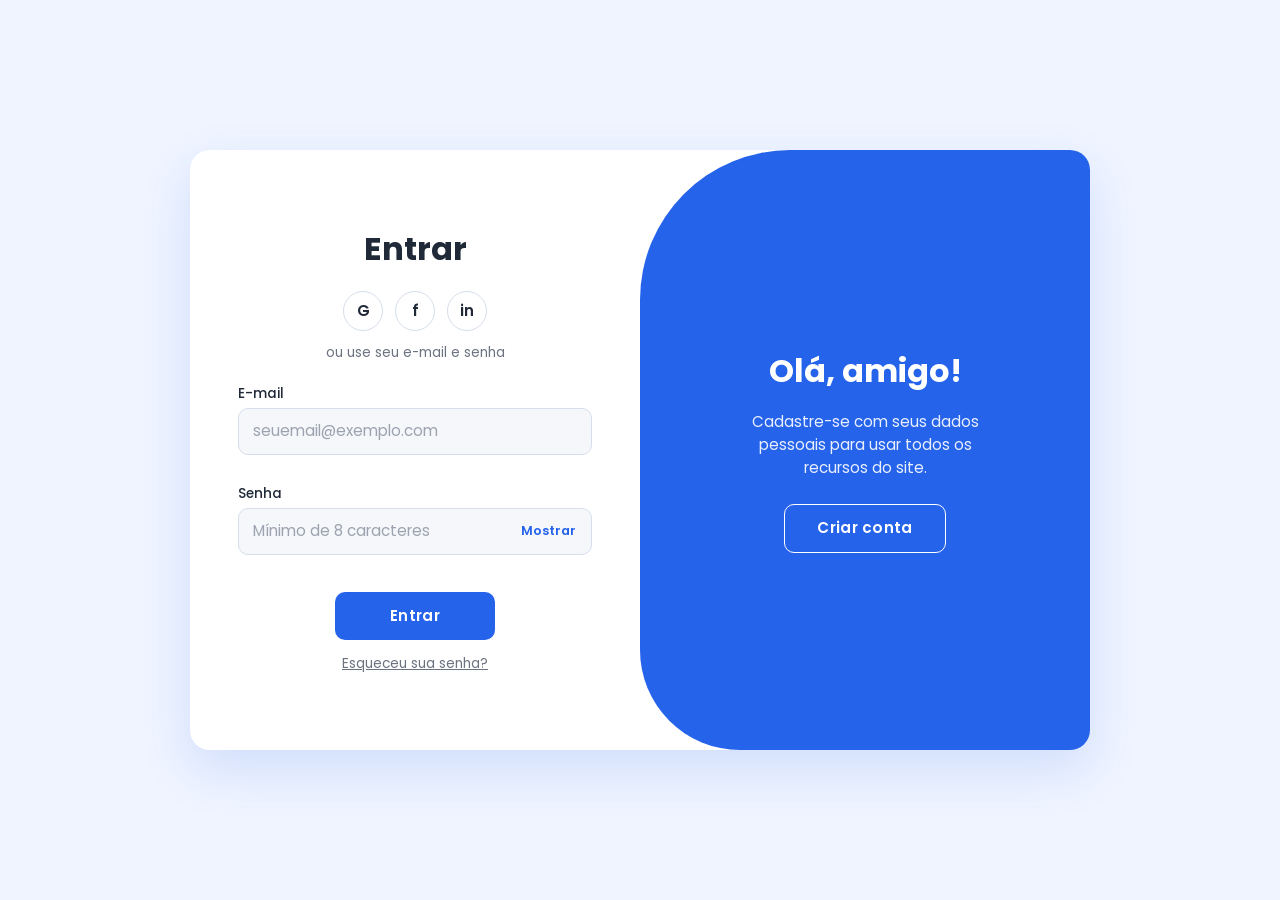
<file: desafio-01-login/index.html>
<!doctype html>
<html lang="pt-BR">
  <head>
    <meta charset="UTF-8" />
    <meta name="viewport" content="width=device-width, initial-scale=1" />
    <title>Entrar</title>
    <link rel="preconnect" href="https://fonts.googleapis.com" />
    <link rel="preconnect" href="https://fonts.gstatic.com" crossorigin />
    <link
      rel="stylesheet"
      href="https://fonts.googleapis.com/css2?family=Poppins:wght@400;500;600;700&display=swap"
    />
    <link rel="stylesheet" href="css/style.css" />
    <script src="js/simulacao.js" defer></script>
    <script src="js/script.js" defer></script>
  </head>
  <body>
    <main class="container" id="container" data-mode="login">
      <section class="form-box form-box--login" id="login-section" aria-labelledby="login-title">
        <form id="login-form" novalidate>
          <h1 class="form-title" id="login-title">Entrar</h1>

          <div class="social">
            <button type="button" class="social__btn" aria-label="Entrar com Google">G</button>
            <button type="button" class="social__btn" aria-label="Entrar com Facebook">f</button>
            <button type="button" class="social__btn" aria-label="Entrar com LinkedIn">in</button>
          </div>
          <p class="form-subtitle">ou use seu e-mail e senha</p>

          <p class="form-message" role="alert" hidden></p>

          <div class="field">
            <label for="login-email">E-mail</label>
            <input
              id="login-email"
              name="email"
              type="email"
              placeholder="seuemail@exemplo.com"
              autocomplete="email"
              aria-describedby="login-email-error"
            />
            <p class="field__error" id="login-email-error"></p>
          </div>

          <div class="field">
            <label for="login-password">Senha</label>
            <div class="field__password">
              <input
                id="login-password"
                name="password"
                type="password"
                placeholder="Mínimo de 8 caracteres"
                autocomplete="current-password"
                aria-describedby="login-password-error"
              />
              <button type="button" class="toggle-password" aria-controls="login-password">
                Mostrar
              </button>
            </div>
            <p class="field__error" id="login-password-error"></p>
          </div>

          <button type="submit" class="btn btn--primary" data-loading-label="Entrando…">
            <span class="btn__spinner" aria-hidden="true"></span>
            <span class="btn__label">Entrar</span>
          </button>

          <a href="#" class="forgot">Esqueceu sua senha?</a>

          <p class="switch">
            Ainda não tem conta?
            <button type="button" class="link" data-mode-target="register">Criar conta</button>
          </p>
        </form>
      </section>

      <section
        class="form-box form-box--register"
        id="register-section"
        aria-labelledby="register-title"
      >
        <form id="register-form" novalidate>
          <h1 class="form-title" id="register-title">Criar conta</h1>

          <div class="social">
            <button type="button" class="social__btn" aria-label="Cadastrar com Google">G</button>
            <button type="button" class="social__btn" aria-label="Cadastrar com Facebook">f</button>
            <button type="button" class="social__btn" aria-label="Cadastrar com LinkedIn">
              in
            </button>
          </div>
          <p class="form-subtitle">ou use seu e-mail para se cadastrar</p>

          <p class="form-message" role="alert" hidden></p>

          <div class="field">
            <label for="register-name">Nome</label>
            <input
              id="register-name"
              name="name"
              type="text"
              placeholder="Seu nome"
              autocomplete="name"
              aria-describedby="register-name-error"
            />
            <p class="field__error" id="register-name-error"></p>
          </div>

          <div class="field">
            <label for="register-email">E-mail</label>
            <input
              id="register-email"
              name="email"
              type="email"
              placeholder="seuemail@exemplo.com"
              autocomplete="email"
              aria-describedby="register-email-error"
            />
            <p class="field__error" id="register-email-error"></p>
          </div>

          <div class="field">
            <label for="register-password">Senha</label>
            <div class="field__password">
              <input
                id="register-password"
                name="password"
                type="password"
                placeholder="Mínimo de 8 caracteres"
                autocomplete="new-password"
                aria-describedby="register-password-error"
              />
              <button type="button" class="toggle-password" aria-controls="register-password">
                Mostrar
              </button>
            </div>
            <p class="field__error" id="register-password-error"></p>
          </div>

          <button type="submit" class="btn btn--primary" data-loading-label="Criando conta…">
            <span class="btn__spinner" aria-hidden="true"></span>
            <span class="btn__label">Criar conta</span>
          </button>

          <p class="switch">
            Já tem conta?
            <button type="button" class="link" data-mode-target="login">Entrar</button>
          </p>
        </form>
      </section>

      <aside class="panel">
        <div class="panel__content" data-panel="login">
          <h2 class="panel__title">Olá, amigo!</h2>
          <p class="panel__text">
            Cadastre-se com seus dados pessoais para usar todos os recursos do site.
          </p>
          <button type="button" class="btn btn--outline" data-mode-target="register">
            Criar conta
          </button>
        </div>

        <div class="panel__content" data-panel="register">
          <h2 class="panel__title">Bem-vindo de volta!</h2>
          <p class="panel__text">Entre com seus dados para continuar de onde parou.</p>
          <button type="button" class="btn btn--outline" data-mode-target="login">Entrar</button>
        </div>
      </aside>
    </main>
  </body>
</html>
</file>
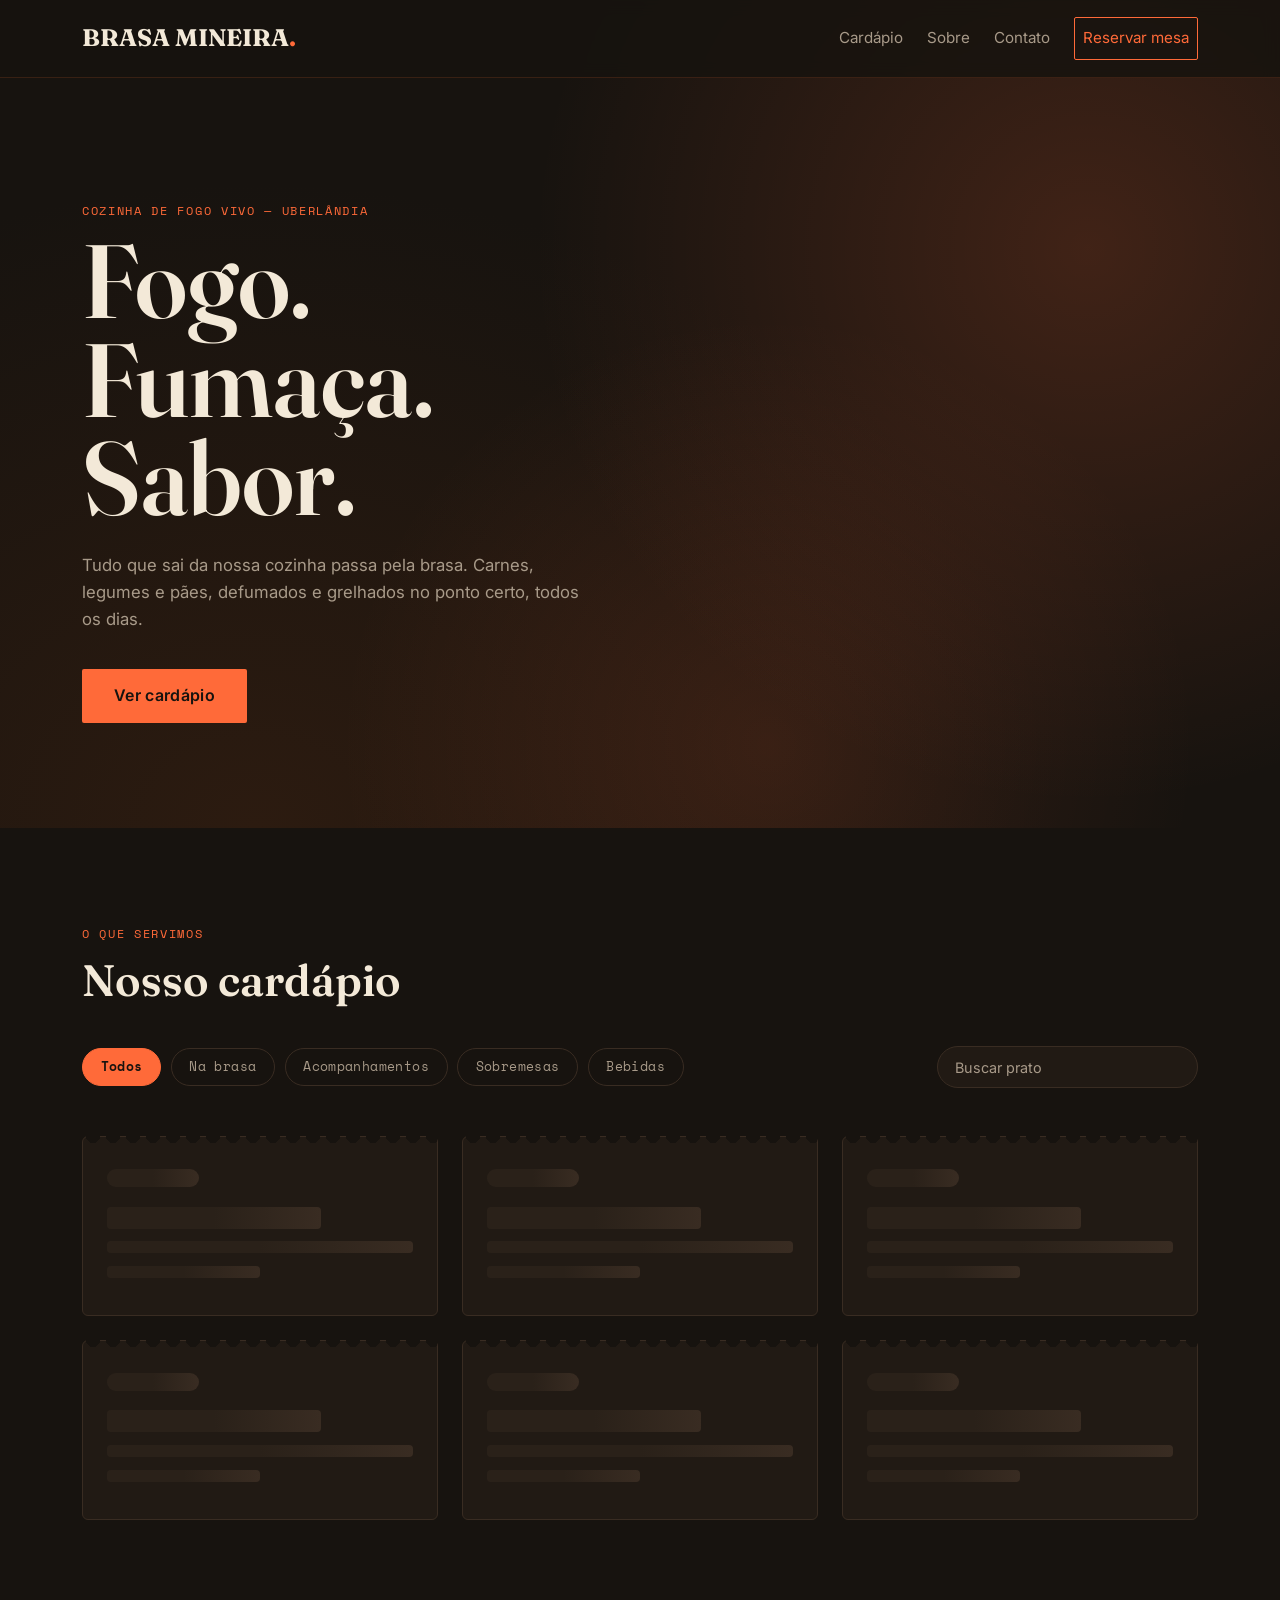
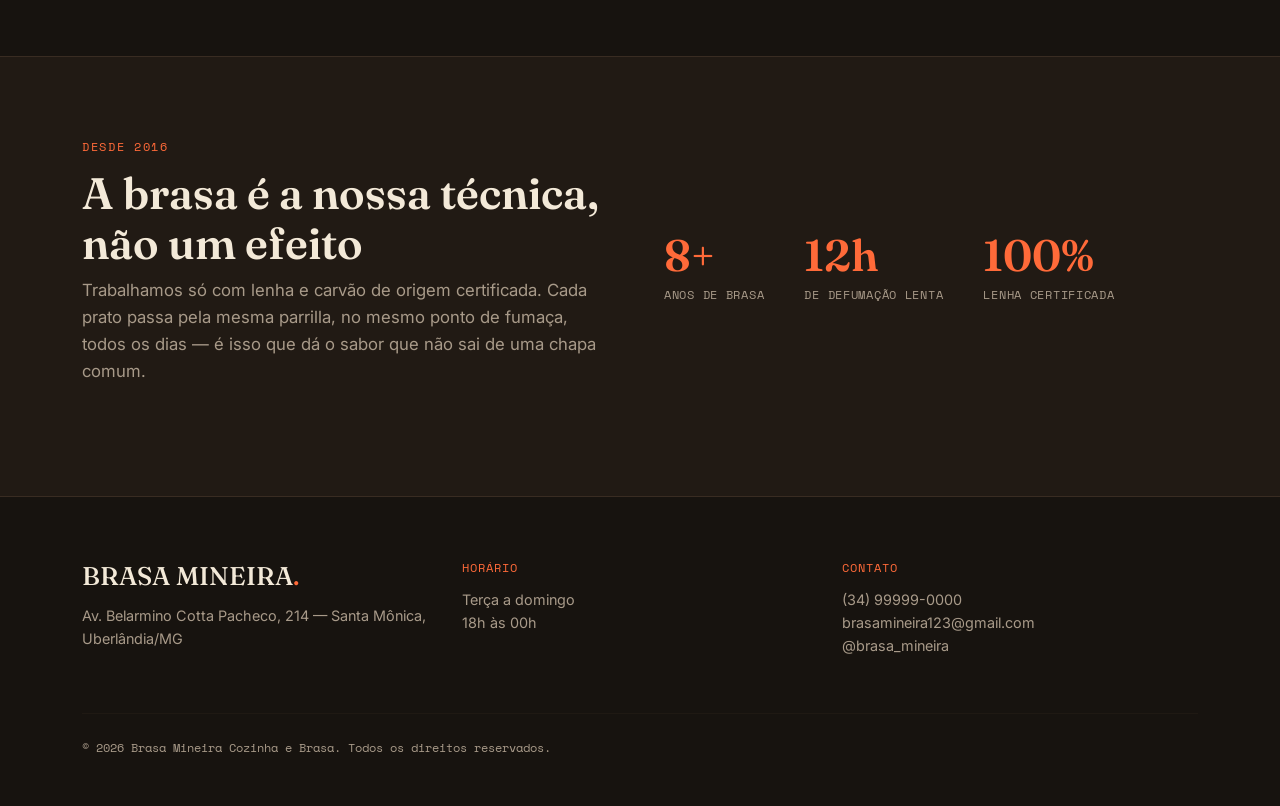
<file: desafio-02-restaurante/index.html>
<!doctype html>
<html lang="pt-BR">
  <head>
    <meta charset="UTF-8" />
    <meta name="viewport" content="width=device-width, initial-scale=1.0" />
    <title>Brasa Mineira — Cozinha e Brasa</title>

    <link rel="preconnect" href="https://fonts.googleapis.com" />
    <link rel="preconnect" href="https://fonts.gstatic.com" crossorigin />
    <link
      href="https://fonts.googleapis.com/css2?family=Fraunces:opsz,wght@9..144,300;9..144,500;9..144,600;9..144,700&family=Inter:wght@400;500;600&family=Space+Mono:wght@400;700&display=swap"
      rel="stylesheet"
    />

    <link
      href="https://cdnjs.cloudflare.com/ajax/libs/bootstrap/5.3.3/css/bootstrap.min.css"
      rel="stylesheet"
    />
    <link rel="stylesheet" href="css/style.css" />
  </head>
  <body>
    <nav class="navbar navbar-expand-lg navbar-dark fixed-top" id="mainNav">
      <div class="container">
        <a class="navbar-brand" href="#topo">BRASA MINEIRA<span class="brand-dot">.</span></a>
        <button
          class="navbar-toggler"
          type="button"
          data-bs-toggle="collapse"
          data-bs-target="#navMenu"
          aria-controls="navMenu"
          aria-expanded="false"
          aria-label="Abrir menu"
        >
          <span class="navbar-toggler-icon"></span>
        </button>
        <div class="collapse navbar-collapse justify-content-end" id="navMenu">
          <ul class="navbar-nav align-items-lg-center gap-lg-2">
            <li class="nav-item"><a class="nav-link" href="#cardapio">Cardápio</a></li>
            <li class="nav-item"><a class="nav-link" href="#sobre">Sobre</a></li>
            <li class="nav-item"><a class="nav-link" href="#contato">Contato</a></li>
            <li class="nav-item">
              <a class="nav-link btn-reserva" href="#contato">Reservar mesa</a>
            </li>
          </ul>
        </div>
      </div>
    </nav>

    <header class="hero" id="topo">
      <div class="hero-glow"></div>
      <div class="container hero-content">
        <p class="eyebrow">Cozinha de fogo vivo &mdash; Uberlândia</p>
        <h1 class="hero-title">Fogo.<br />Fumaça.<br />Sabor.</h1>
        <p class="hero-sub">
          Tudo que sai da nossa cozinha passa pela brasa. Carnes, legumes e pães, defumados e
          grelhados no ponto certo, todos os dias.
        </p>
        <a href="#cardapio" class="btn-brasa">Ver cardápio</a>
      </div>
    </header>

    <main>
      <section class="menu-section" id="cardapio">
        <div class="container">
          <div class="section-head">
            <p class="eyebrow">O que servimos</p>
            <h2 class="section-title">Nosso cardápio</h2>
          </div>

          <div class="menu-tools">
            <div
              class="filter-tabs"
              id="filterTabs"
              role="group"
              aria-label="Filtrar cardápio por categoria"
            ></div>
            <div class="search-box">
              <label for="menuSearch" class="visually-hidden">Buscar no cardápio</label>
              <input id="menuSearch" type="search" placeholder="Buscar prato" autocomplete="off" />
            </div>
          </div>

          <p class="visually-hidden" id="menuStatus" aria-live="polite"></p>

          <div class="row g-4" id="menuGrid"></div>

          <div class="state-box" id="emptyState" hidden>
            <p>Nenhum prato encontrado com esses filtros.</p>
            <button type="button" class="btn-outline-brasa" id="clearFilters">
              Ver todo o cardápio
            </button>
          </div>

          <div class="state-box" id="errorState" role="alert" hidden>
            <p id="errorText"></p>
            <button type="button" class="btn-outline-brasa" id="retryButton">
              Tentar novamente
            </button>
          </div>

          <div class="load-more-wrap">
            <button type="button" class="btn-outline-brasa" id="loadMore" hidden>
              Carregar mais
            </button>
          </div>
        </div>
      </section>

      <section class="about-section" id="sobre">
        <div class="container">
          <div class="row align-items-center g-5">
            <div class="col-lg-6">
              <p class="eyebrow">Desde 2016</p>
              <h2 class="section-title">A brasa é a nossa técnica, não um efeito</h2>
              <p class="about-text">
                Trabalhamos só com lenha e carvão de origem certificada. Cada prato passa pela mesma
                parrilla, no mesmo ponto de fumaça, todos os dias — é isso que dá o sabor que não
                sai de uma chapa comum.
              </p>
            </div>
            <div class="col-lg-6">
              <div class="stats-row">
                <div class="stat">
                  <span class="stat-num">8+</span>
                  <span class="stat-label">anos de brasa</span>
                </div>
                <div class="stat">
                  <span class="stat-num">12h</span>
                  <span class="stat-label">de defumação lenta</span>
                </div>
                <div class="stat">
                  <span class="stat-num">100%</span>
                  <span class="stat-label">lenha certificada</span>
                </div>
              </div>
            </div>
          </div>
        </div>
      </section>
    </main>

    <footer class="footer" id="contato">
      <div class="container">
        <div class="row g-4">
          <div class="col-md-4">
            <h3 class="footer-brand">BRASA MINEIRA<span class="brand-dot">.</span></h3>
            <p class="footer-text">
              Av. Belarmino Cotta Pacheco, 214 — Santa Mônica, Uberlândia/MG
            </p>
          </div>
          <div class="col-md-4">
            <h4 class="footer-heading">Horário</h4>
            <p class="footer-text">Terça a domingo<br />18h às 00h</p>
          </div>
          <div class="col-md-4">
            <h4 class="footer-heading">Contato</h4>
            <p class="footer-text">
              (34) 99999-0000<br />brasamineira123@gmail.com<br />@brasa_mineira
            </p>
          </div>
        </div>
        <hr class="footer-rule" />
        <p class="footer-copy">
          &copy; 2026 Brasa Mineira Cozinha e Brasa. Todos os direitos reservados.
        </p>
      </div>
    </footer>

    <div
      class="modal fade"
      id="detailModal"
      tabindex="-1"
      aria-labelledby="detailTitle"
      aria-hidden="true"
    >
      <div class="modal-dialog modal-dialog-centered">
        <div class="modal-content detail-modal">
          <div class="modal-header">
            <h2 class="modal-title" id="detailTitle"></h2>
            <button
              type="button"
              class="btn-close btn-close-white"
              data-bs-dismiss="modal"
              aria-label="Fechar"
            ></button>
          </div>
          <div class="modal-body">
            <div id="detailLoading" aria-busy="true">
              <span class="visually-hidden">Carregando detalhes…</span>
              <span class="skeleton-line skeleton-line--tag"></span>
              <span class="skeleton-line"></span>
              <span class="skeleton-line"></span>
              <span class="skeleton-line skeleton-line--short"></span>
            </div>
            <div id="detailError" role="alert" hidden>
              <p class="detail-desc" id="detailErrorText"></p>
              <button type="button" class="btn-outline-brasa" id="detailRetry">
                Tentar novamente
              </button>
            </div>
            <div id="detailContent" hidden>
              <span class="ticket-tag" id="detailTag"></span>
              <p class="detail-desc" id="detailDescription"></p>
              <p class="detail-price" id="detailPrice"></p>
            </div>
          </div>
        </div>
      </div>
    </div>

    <template id="cardTemplate">
      <div class="col-12 col-sm-6 col-lg-4 menu-col">
        <article class="ticket-card">
          <span class="ticket-tag"></span>
          <h3 class="ticket-name"></h3>
          <p class="ticket-desc"></p>
          <div class="ticket-footer">
            <span class="ticket-price"></span>
            <button type="button" class="ticket-more">Ver mais</button>
          </div>
        </article>
      </div>
    </template>

    <script src="https://cdnjs.cloudflare.com/ajax/libs/bootstrap/5.3.3/js/bootstrap.bundle.min.js"></script>
    <script src="js/simulacao.js"></script>
    <script src="js/script.js"></script>
  </body>
</html>
</file>
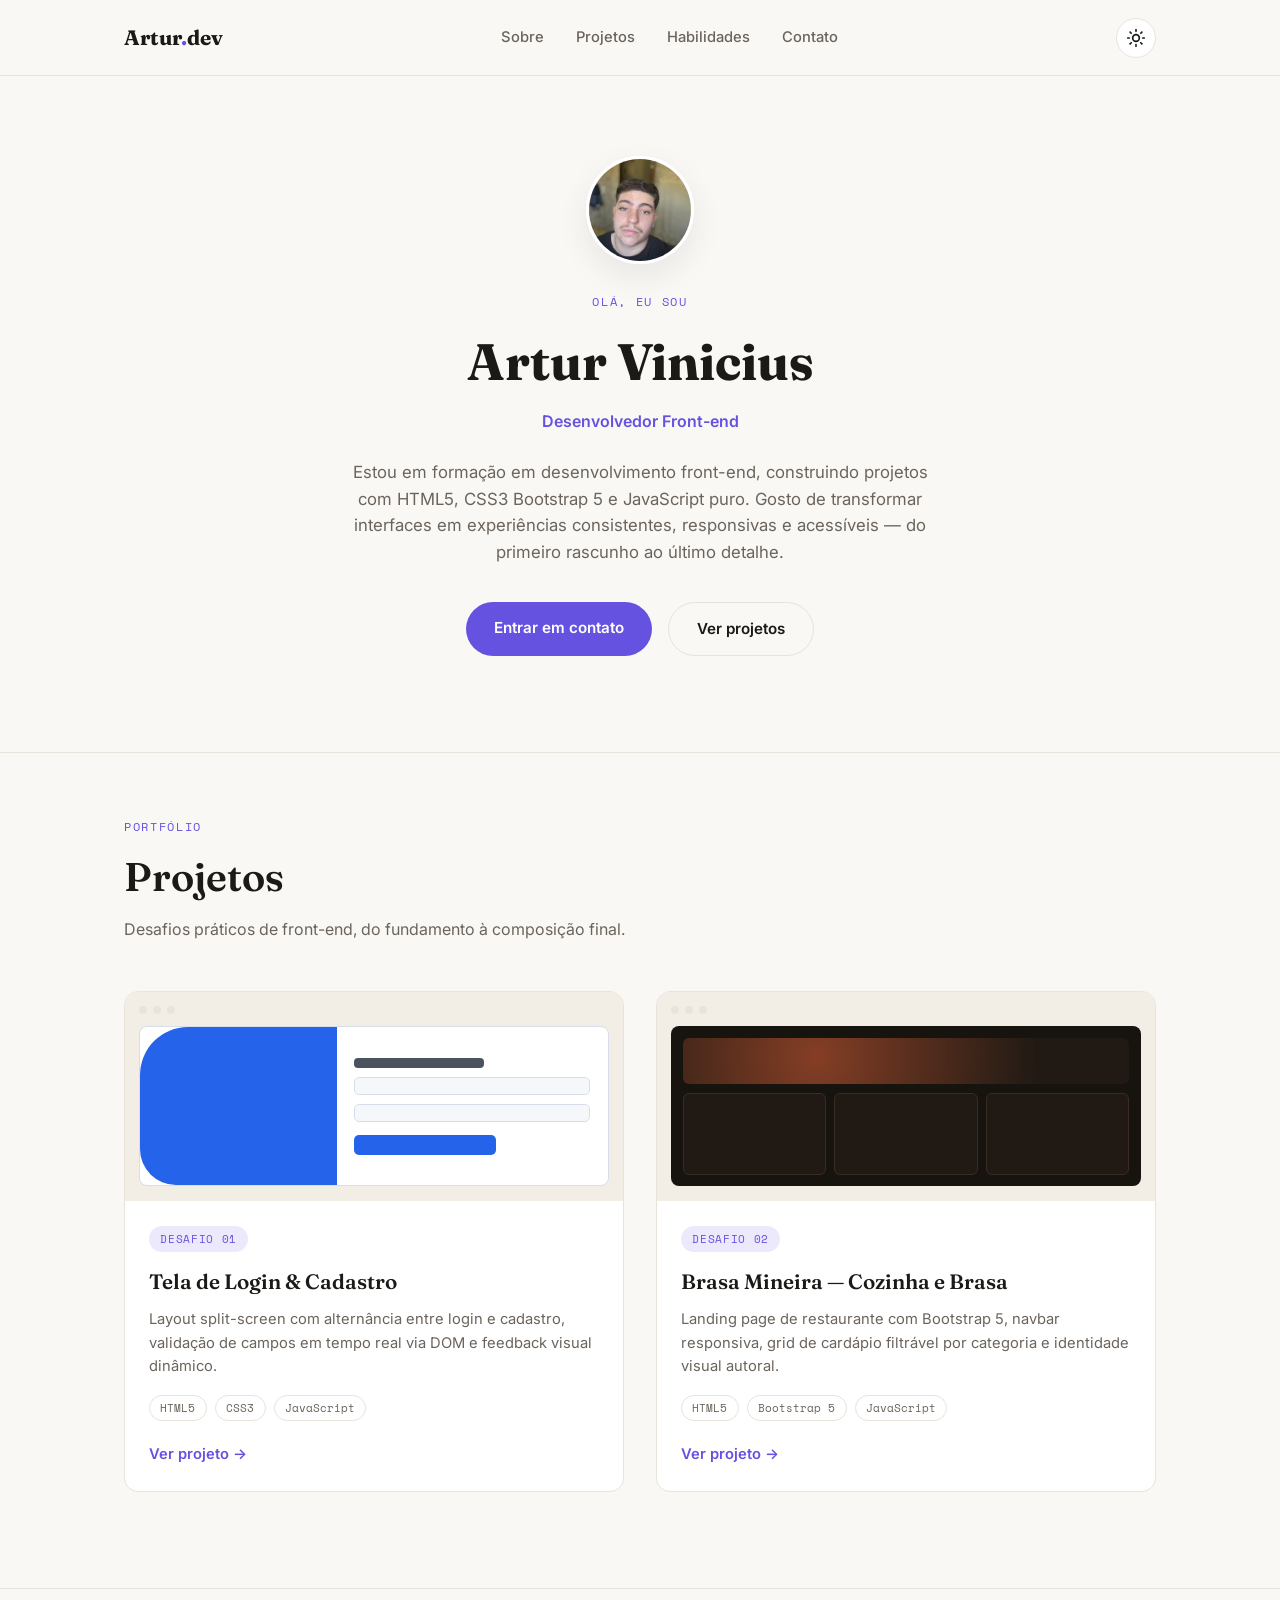
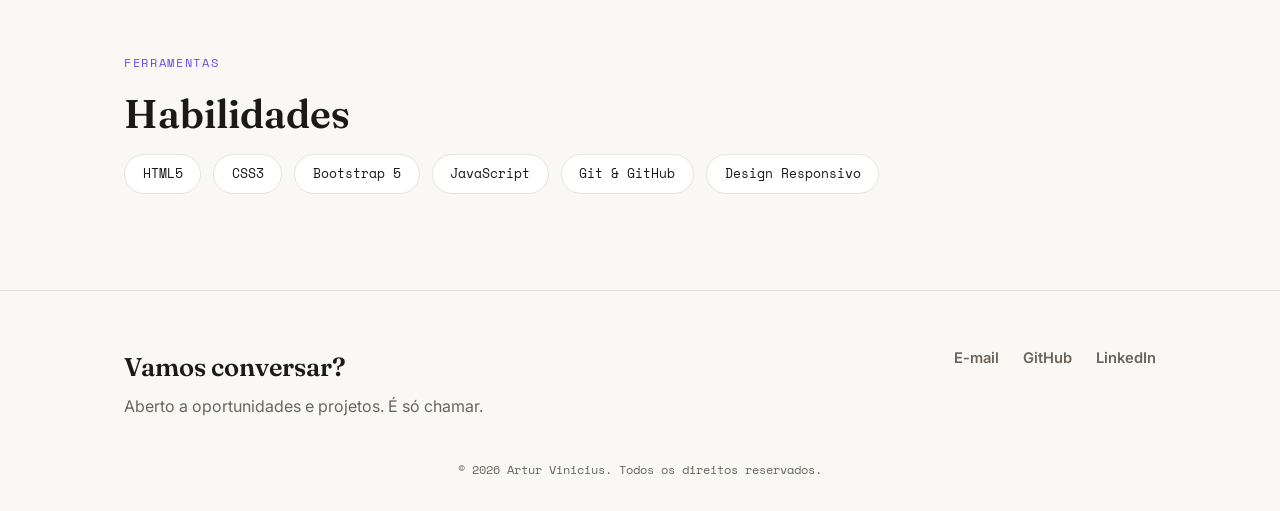
<file: desafio-03-portfolio/index.html>
<!doctype html>
<html lang="pt-BR">
  <head>
    <meta charset="UTF-8" />
    <meta name="viewport" content="width=device-width, initial-scale=1.0" />
    <title>Artur Vinicius — Desenvolvedor Front-end</title>

    <link rel="preconnect" href="https://fonts.googleapis.com" />
    <link
      href="https://fonts.googleapis.com/css2?family=Fraunces:opsz,wght@9..144,500;9..144,600;9..144,700&family=Inter:wght@400;500;600;700&family=Space+Mono:wght@400;700&display=swap"
      rel="stylesheet"
    />
    <link rel="stylesheet" href="css/style.css" />
  </head>
  <body>
    <script>
      if (localStorage.getItem('tema') === 'dark') {
        document.body.classList.add('dark');
      }
    </script>

    <header class="site-header" id="topo">
      <div class="container header-inner">
        <a href="#topo" class="logo">Artur<span class="logo-dot">.</span>dev</a>

        <nav class="main-nav">
          <a href="#sobre">Sobre</a>
          <a href="#projetos">Projetos</a>
          <a href="#habilidades">Habilidades</a>
          <a href="#contato">Contato</a>
        </nav>

        <button
          id="themeToggle"
          class="theme-toggle"
          type="button"
          aria-pressed="false"
          aria-label="Alternar para tema escuro"
        >
          <svg
            class="icon-sun"
            width="20"
            height="20"
            viewBox="0 0 24 24"
            fill="none"
            stroke="currentColor"
            stroke-width="2"
            stroke-linecap="round"
          >
            <circle cx="12" cy="12" r="4"></circle>
            <path
              d="M12 2v2M12 20v2M4.9 4.9l1.4 1.4M17.7 17.7l1.4 1.4M2 12h2M20 12h2M4.9 19.1l1.4-1.4M17.7 6.3l1.4-1.4"
            ></path></svg
          ><svg
            class="icon-moon"
            width="20"
            height="20"
            viewBox="0 0 24 24"
            fill="none"
            stroke="currentColor"
            stroke-width="2"
            stroke-linecap="round"
          >
            <path d="M21 12.6A9 9 0 1 1 11.4 3a7 7 0 0 0 9.6 9.6z"></path>
          </svg>
        </button>
      </div>
    </header>
    <main>
      <section class="profile-section" id="sobre">
        <div class="container profile-inner">
          <img src="img/profile.jpg" alt="Foto de perfil de Artur Vinicius" class="avatar" />
          <p class="eyebrow">Olá, eu sou</p>
          <h1 class="profile-name">Artur Vinicius</h1>
          <p class="profile-role">Desenvolvedor Front-end</p>
          <p class="profile-bio">
            Estou em formação em desenvolvimento front-end, construindo projetos com HTML5, CSS3
            Bootstrap 5 e JavaScript puro. Gosto de transformar interfaces em experiências
            consistentes, responsivas e acessíveis — do primeiro rascunho ao último detalhe.
          </p>
          <div class="profile-links">
            <a href="mailto:arturvivinicius11@gmail.com" class="btn-primary">Entrar em contato</a>
            <a href="#projetos" class="btn-ghost">Ver projetos</a>
          </div>
        </div>
      </section>

      <section class="projects-section" id="projetos">
        <div class="container">
          <p class="eyebrow">Portfólio</p>
          <h2 class="section-title">Projetos</h2>
          <p class="section-sub">
            Desafios práticos de front-end, do fundamento à composição final.
          </p>

          <div class="projects-grid">
            <article class="project-card">
              <div class="mockup mockup-login" aria-hidden="true">
                <div class="mockup-bar"><span></span><span></span><span></span></div>
                <div class="mockup-body">
                  <div class="mockup-panel"></div>
                  <div class="mockup-form">
                    <div class="mockup-line short"></div>
                    <div class="mockup-field"></div>
                    <div class="mockup-field"></div>
                    <div class="mockup-btn"></div>
                  </div>
                </div>
              </div>
              <div class="project-info">
                <span class="project-tag">Desafio 01</span>
                <h3 class="project-title">Tela de Login &amp; Cadastro</h3>
                <p class="project-desc">
                  Layout split-screen com alternância entre login e cadastro, validação de campos em
                  tempo real via DOM e feedback visual dinâmico.
                </p>
                <ul class="project-stack">
                  <li>HTML5</li>
                  <li>CSS3</li>
                  <li>JavaScript</li>
                </ul>
                <div class="project-links">
                  <a href="../desafio-01-login/index.html" class="link-arrow">Ver projeto →</a>
                </div>
              </div>
            </article>

            <article class="project-card">
              <div class="mockup mockup-resto" aria-hidden="true">
                <div class="mockup-bar"><span></span><span></span><span></span></div>
                <div class="mockup-body">
                  <div class="mockup-hero"></div>
                  <div class="mockup-grid">
                    <div class="mockup-card"></div>
                    <div class="mockup-card"></div>
                    <div class="mockup-card"></div>
                  </div>
                </div>
              </div>
              <div class="project-info">
                <span class="project-tag">Desafio 02</span>
                <h3 class="project-title">Brasa Mineira — Cozinha e Brasa</h3>
                <p class="project-desc">
                  Landing page de restaurante com Bootstrap 5, navbar responsiva, grid de cardápio
                  filtrável por categoria e identidade visual autoral.
                </p>
                <ul class="project-stack">
                  <li>HTML5</li>
                  <li>Bootstrap 5</li>
                  <li>JavaScript</li>
                </ul>
                <div class="project-links">
                  <a href="../desafio-02-restaurante/index.html" class="link-arrow"
                    >Ver projeto →</a
                  >
                </div>
              </div>
            </article>
          </div>
        </div>
      </section>

      <section class="skills-section" id="habilidades">
        <div class="container">
          <p class="eyebrow">Ferramentas</p>
          <h2 class="section-title">Habilidades</h2>
          <div class="skills-list">
            <span class="skill-badge">HTML5</span>
            <span class="skill-badge">CSS3</span>
            <span class="skill-badge">Bootstrap 5</span>
            <span class="skill-badge">JavaScript</span>
            <span class="skill-badge">Git &amp; GitHub</span>
            <span class="skill-badge">Design Responsivo</span>
          </div>
        </div>
      </section>
    </main>

    <footer class="site-footer" id="contato">
      <div class="container footer-inner">
        <div>
          <h2 class="footer-title">Vamos conversar?</h2>
          <p class="footer-text">Aberto a oportunidades e projetos. É só chamar.</p>
        </div>
        <div class="footer-links">
          <a href="mailto:arturvivinicius11@gmail.com">E-mail</a>
          <a href="https://github.com/Artur041206" target="_blank" rel="noopener">GitHub</a>
          <a href="https://www.linkedin.com/in/arturvini" target="_blank" rel="noopener"
            >LinkedIn</a
          >
        </div>
      </div>
      <p class="footer-copy">&copy; 2026 Artur Vinicius. Todos os direitos reservados.</p>
    </footer>

    <script src="js/script.js"></script>
  </body>
</html>
</file>
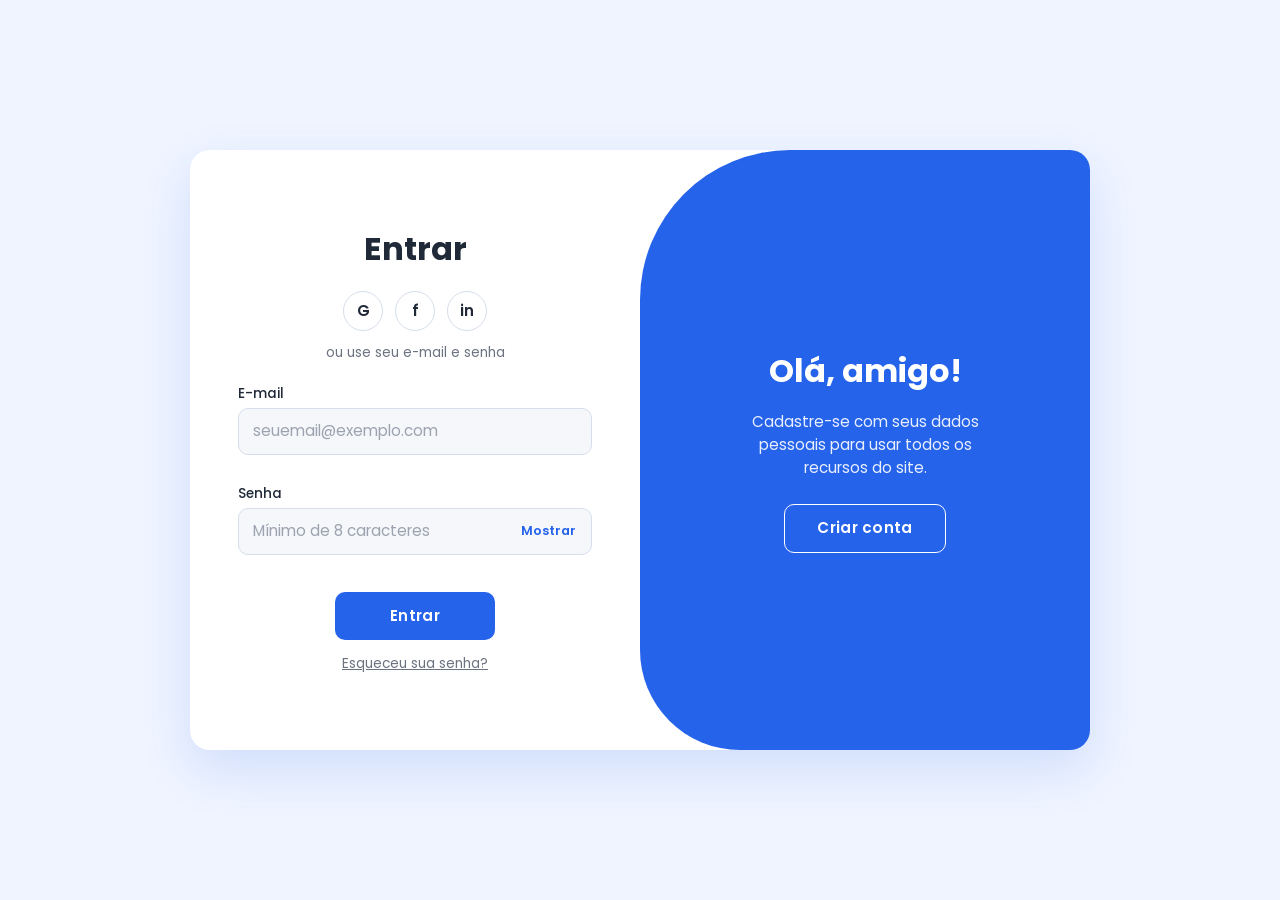
<file: desafio-01-login/dashboard.html>
<!doctype html>
<html lang="pt-BR">
  <head>
    <meta charset="UTF-8" />
    <meta name="viewport" content="width=device-width, initial-scale=1" />
    <title>Minha conta</title>
    <link rel="preconnect" href="https://fonts.googleapis.com" />
    <link rel="preconnect" href="https://fonts.gstatic.com" crossorigin />
    <link
      rel="stylesheet"
      href="https://fonts.googleapis.com/css2?family=Poppins:wght@400;500;600;700&display=swap"
    />
    <link rel="stylesheet" href="css/style.css" />

    <script src="js/simulacao.js" defer></script>
    <script src="js/dashboard.js" defer></script>
  </head>
  <body>
    <main class="dashboard">
      <div class="skeleton" id="view-loading" aria-busy="true">
        <span class="sr-only">Carregando seus dados…</span>
        <span class="skeleton__line skeleton__line--title"></span>
        <span class="skeleton__line"></span>
        <span class="skeleton__line skeleton__line--short"></span>
        <span class="skeleton__line skeleton__line--button"></span>
      </div>

      <div id="view-error" role="alert" hidden>
        <h1 class="form-title">Não foi possível carregar sua conta</h1>
        <p class="dashboard__text" id="error-text"></p>
        <button type="button" class="btn btn--primary" id="retry-button">Tentar novamente</button>
      </div>

      <div id="view-content" hidden>
        <h1 class="form-title">Olá, <span id="user-name"></span>!</h1>
        <p class="dashboard__text">Você está conectado como <strong id="user-email"></strong>.</p>
        <button type="button" class="btn btn--primary" id="logout-button">Sair</button>
      </div>
    </main>
  </body>
</html>
</file>
<file: desafio-01-login/css/style.css>
:root {
  --blue: #2563eb;
  --blue-dark: #1d4ed8;
  --blue-light: #eff4ff;
  --white: #ffffff;
  --text: #1f2937;
  --text-muted: #6b7280;
  --border: #d6deeb;
  --input-bg: #f5f7fb;
  --error: #dc2626;
  --error-bg: #fef2f2;
  --success: #16a34a;
  --success-bg: #f0fdf4;

  --radius: 10px;
  --speed: 0.6s;
  --ease: ease-in-out;
}

*,
*::before,
*::after {
  box-sizing: border-box;
}

body {
  margin: 0;
  min-height: 100vh;
  display: grid;
  place-items: center;
  padding: 24px;
  background: var(--blue-light);
  color: var(--text);
  font-family: 'Poppins', 'Segoe UI', Arial, sans-serif;
  font-size: 0.95rem;
  line-height: 1.5;
}

h1,
h2,
p {
  margin: 0;
}

button,
input {
  font: inherit;
}

[hidden] {
  display: none !important;
}

.container {
  position: relative;
  width: min(900px, 100%);
  min-height: 600px;
  overflow: hidden;
  background: var(--white);
  border-radius: 20px;
  box-shadow: 0 20px 50px rgb(37 99 235 / 0.15);
}

.form-box {
  position: absolute;
  top: 0;
  left: 0;
  width: 50%;
  height: 100%;
  display: flex;
  align-items: center;
  padding: 40px 48px;
  overflow-y: auto;
  transition:
    transform var(--speed) var(--ease),
    opacity var(--speed) var(--ease);
}

.form-box form {
  width: 100%;
  text-align: center;
}

.form-box--register {
  opacity: 0;
  pointer-events: none;
}

.container[data-mode='register'] .form-box--login {
  transform: translateX(100%);
  opacity: 0;
  pointer-events: none;
}

.container[data-mode='register'] .form-box--register {
  transform: translateX(100%);
  opacity: 1;
  pointer-events: auto;
}

.panel {
  position: absolute;
  top: 0;
  right: 0;
  z-index: 2;
  width: 50%;
  height: 100%;
  background: var(--blue);
  color: var(--white);
  border-radius: 150px 0 0 100px;
  transition:
    transform var(--speed) var(--ease),
    border-radius var(--speed) var(--ease);
}

.container[data-mode='register'] .panel {
  transform: translateX(-100%);
  border-radius: 0 150px 100px 0;
}

.panel__content {
  position: absolute;
  inset: 0;
  display: flex;
  flex-direction: column;
  align-items: center;
  justify-content: center;
  gap: 16px;
  padding: 40px;
  text-align: center;
  opacity: 0;
  transition: opacity 0.3s ease;
}

.container[data-mode='login'] [data-panel='login'],
.container[data-mode='register'] [data-panel='register'] {
  opacity: 1;
  transition-delay: 0.25s;
}

.panel__title {
  font-size: 2rem;
  font-weight: 700;
}

.panel__text {
  max-width: 28ch;
  margin-bottom: 8px;
  opacity: 0.9;
}

.form-title {
  font-size: 2rem;
  font-weight: 700;
  color: var(--text);
}

.social {
  display: flex;
  justify-content: center;
  gap: 12px;
  margin: 18px 0 12px;
}

.social__btn {
  width: 40px;
  height: 40px;
  border: 1px solid var(--border);
  border-radius: 50%;
  background: var(--white);
  color: var(--text);
  font-weight: 600;
  cursor: pointer;
  transition:
    border-color 0.2s ease,
    color 0.2s ease;
}

.social__btn:hover {
  border-color: var(--blue);
  color: var(--blue);
}

.form-subtitle {
  margin-bottom: 20px;
  color: var(--text-muted);
  font-size: 0.85rem;
}

.field {
  margin-bottom: 6px;
  text-align: left;
}

.field label {
  display: block;
  margin-bottom: 4px;
  font-size: 0.85rem;
  font-weight: 500;
}

.field input {
  width: 100%;
  padding: 11px 14px;
  border: 1px solid var(--border);
  border-radius: var(--radius);
  background: var(--input-bg);
  color: var(--text);
  transition:
    border-color 0.2s ease,
    box-shadow 0.2s ease,
    background-color 0.2s ease;
}

.field input::placeholder {
  color: #9ca3af;
}

.field input:focus {
  outline: none;
  border-color: var(--blue);
  background: var(--white);
  box-shadow: 0 0 0 3px rgb(37 99 235 / 0.2);
}

.field--error input {
  border-color: var(--error);
  background: var(--error-bg);
}

.field--error input:focus {
  box-shadow: 0 0 0 3px rgb(220 38 38 / 0.2);
}

.field--valid input {
  border-color: var(--success);
}

.field__error {
  min-height: 1.3rem;
  margin-top: 2px;
  color: var(--error);
  font-size: 0.8rem;
}

.field__password {
  position: relative;
}

.field__password input {
  padding-right: 84px;
}

.toggle-password {
  position: absolute;
  top: 50%;
  right: 6px;
  transform: translateY(-50%);
  padding: 4px 10px;
  border: none;
  border-radius: 6px;
  background: none;
  color: var(--blue);
  font-size: 0.8rem;
  font-weight: 600;
  cursor: pointer;
}

.toggle-password:hover {
  background: var(--blue-light);
}

.forgot {
  display: block;
  width: fit-content;
  margin: 14px auto 0;
  color: var(--text-muted);
  font-size: 0.85rem;
}

.forgot:hover {
  color: var(--blue);
}

.form-message {
  margin-bottom: 16px;
  padding: 10px 14px;
  border-radius: var(--radius);
  background: var(--success-bg);
  color: var(--success);
  font-size: 0.85rem;
  font-weight: 500;
}

.form-message[data-type='error'] {
  background: var(--error-bg);
  color: var(--error);
}

.switch {
  display: none;
  margin-top: 18px;
  color: var(--text-muted);
  font-size: 0.9rem;
}

.link {
  padding: 0;
  border: none;
  background: none;
  color: var(--blue);
  font-weight: 600;
  cursor: pointer;
}

.link:hover {
  text-decoration: underline;
}

.btn {
  display: inline-flex;
  align-items: center;
  justify-content: center;
  gap: 10px;
  min-width: 160px;
  padding: 12px 32px;
  border: 1px solid transparent;
  border-radius: var(--radius);
  font-weight: 600;
  letter-spacing: 0.02em;
  cursor: pointer;
  transition:
    background-color 0.2s ease,
    color 0.2s ease;
}

.btn--primary {
  margin-top: 8px;
  background: var(--blue);
  color: var(--white);
}

.btn--primary:hover:not(:disabled) {
  background: var(--blue-dark);
}

.btn--outline {
  border-color: var(--white);
  background: transparent;
  color: var(--white);
}

.btn--outline:hover {
  background: var(--white);
  color: var(--blue);
}

.btn:disabled {
  cursor: progress;
  opacity: 0.85;
}

.btn__spinner {
  display: none;
  width: 16px;
  height: 16px;
  border: 2px solid rgb(255 255 255 / 0.4);
  border-top-color: var(--white);
  border-radius: 50%;
  animation: spin 0.7s linear infinite;
}

.btn.is-loading .btn__spinner {
  display: inline-block;
}

@keyframes spin {
  to {
    transform: rotate(360deg);
  }
}

.btn:focus-visible,
.link:focus-visible,
.social__btn:focus-visible,
.toggle-password:focus-visible,
.forgot:focus-visible {
  outline: 2px solid var(--blue);
  outline-offset: 3px;
}

.btn--outline:focus-visible {
  outline-color: var(--white);
}

.dashboard {
  width: min(520px, 100%);
  padding: 48px 40px;
  background: var(--white);
  border-radius: 20px;
  box-shadow: 0 20px 50px rgb(37 99 235 / 0.15);
  text-align: center;
}

.dashboard__text {
  margin: 10px 0 28px;
  color: var(--text-muted);
}

.sr-only {
  position: absolute;
  width: 1px;
  height: 1px;
  overflow: hidden;
  clip: rect(0 0 0 0);
  white-space: nowrap;
}

.skeleton {
  display: grid;
  justify-items: center;
  gap: 14px;
}

.skeleton__line {
  display: block;
  width: 100%;
  height: 16px;
  border-radius: 8px;
  background: linear-gradient(90deg, #e8edf5 25%, #f4f7fb 50%, #e8edf5 75%);
  background-size: 200% 100%;
  animation: shimmer 1.2s ease-in-out infinite;
}

.skeleton__line--title {
  width: 70%;
  height: 32px;
  margin-bottom: 6px;
}

.skeleton__line--short {
  width: 50%;
}

.skeleton__line--button {
  width: 160px;
  height: 46px;
  margin-top: 14px;
  border-radius: var(--radius);
}

@keyframes shimmer {
  from {
    background-position: 200% 0;
  }
  to {
    background-position: -200% 0;
  }
}

@media (max-width: 768px) {
  body {
    place-items: start center;
    padding: 16px;
  }

  .container {
    min-height: auto;
  }

  .panel {
    display: none;
  }

  .container .form-box,
  .container[data-mode] .form-box {
    position: static;
    width: 100%;
    height: auto;
    padding: 36px 24px;
    transform: none;
    opacity: 1;
    pointer-events: auto;
    transition: none;
  }

  .container[data-mode='login'] .form-box--register,
  .container[data-mode='register'] .form-box--login {
    display: none;
  }

  .form-box form {
    animation: fade-in 0.35s ease;
  }

  .switch {
    display: block;
  }

  .btn--primary {
    width: 100%;
  }

  .dashboard {
    padding: 36px 24px;
  }
}

@keyframes fade-in {
  from {
    opacity: 0;
    transform: translateY(8px);
  }
}

@media (prefers-reduced-motion: reduce) {
  *,
  *::before,
  *::after {
    transition-duration: 0.01ms !important;
    transition-delay: 0s !important;
    animation-duration: 0.01ms !important;
    animation-iteration-count: 1 !important;
  }
}
</file>
<file: desafio-02-restaurante/css/style.css>
:root {
  --charcoal: #17130f;
  --charcoal-2: #211a14;
  --ember: #ff6a39;
  --ember-dim: #c94f24;
  --ash: #a89a89;
  --cream: #f3e9d8;
  --smoke: #392c22;
  --skeleton: #2a2119;
  --font-display: 'Fraunces', serif;
  --font-body: 'Inter', sans-serif;
  --font-mono: 'Space Mono', monospace;
}

* {
  box-sizing: border-box;
}

[hidden] {
  display: none !important;
}

body {
  background: var(--charcoal);
  color: var(--cream);
  font-family: var(--font-body);
  font-size: 16px;
  line-height: 1.6;
}

a {
  text-decoration: none;
  color: inherit;
}

::selection {
  background: var(--ember);
  color: var(--charcoal);
}

a:focus-visible,
button:focus-visible,
input:focus-visible {
  outline: 2px solid var(--ember);
  outline-offset: 3px;
}

.eyebrow {
  font-family: var(--font-mono);
  font-size: 0.75rem;
  letter-spacing: 0.14em;
  text-transform: uppercase;
  color: var(--ember);
  margin-bottom: 0.75rem;
}

.section-title {
  font-family: var(--font-display);
  font-weight: 600;
  font-size: clamp(1.9rem, 4vw, 2.75rem);
  color: var(--cream);
  line-height: 1.15;
}

#mainNav {
  background: rgba(23, 19, 15, 0.85);
  backdrop-filter: blur(8px);
  border-bottom: 1px solid rgba(255, 106, 57, 0.15);
  padding-top: 0.9rem;
  padding-bottom: 0.9rem;
  transition: background 0.3s ease;
}

#mainNav.scrolled {
  background: rgba(23, 19, 15, 0.97);
}

.navbar-brand {
  font-family: var(--font-display);
  font-weight: 700;
  font-size: 1.5rem;
  color: var(--cream);
}

.brand-dot {
  color: var(--ember);
}

.nav-link {
  font-family: var(--font-body);
  font-size: 0.95rem;
  color: var(--ash);
  padding: 0.5rem 0.9rem;
  transition: color 0.2s ease;
}

.nav-link:hover {
  color: var(--cream);
}

.btn-reserva {
  border: 1px solid var(--ember);
  border-radius: 2px;
  color: var(--ember);
  margin-left: 0.5rem;
}

.btn-reserva:hover {
  background: var(--ember);
  color: var(--charcoal);
}

.hero {
  position: relative;
  min-height: 92vh;
  display: flex;
  align-items: center;
  overflow: hidden;
  background: radial-gradient(ellipse at 20% 100%, #2c1b10 0%, var(--charcoal) 55%);
}

.hero-glow {
  position: absolute;
  inset: 0;
  background:
    radial-gradient(circle at 85% 30%, rgba(255, 106, 57, 0.18), transparent 45%),
    radial-gradient(circle at 60% 90%, rgba(255, 106, 57, 0.12), transparent 40%);
  pointer-events: none;
}

.hero-content {
  position: relative;
  z-index: 1;
  padding-top: 6rem;
}

.hero-title {
  font-family: var(--font-display);
  font-weight: 600;
  font-size: clamp(3rem, 9vw, 6.5rem);
  line-height: 0.95;
  color: var(--cream);
  margin-bottom: 1.5rem;
}

.hero-sub {
  max-width: 32rem;
  color: var(--ash);
  font-size: 1.05rem;
  margin-bottom: 2.25rem;
}

.btn-brasa {
  display: inline-block;
  background: var(--ember);
  color: var(--charcoal);
  font-weight: 600;
  padding: 0.9rem 2rem;
  border-radius: 2px;
  letter-spacing: 0.02em;
  transition:
    transform 0.2s ease,
    background 0.2s ease;
}

.btn-brasa:hover {
  background: #ff7d51;
  transform: translateY(-2px);
  color: var(--charcoal);
}

.btn-outline-brasa {
  background: transparent;
  color: var(--ember);
  border: 1px solid var(--ember);
  border-radius: 2px;
  padding: 0.7rem 1.6rem;
  font-weight: 600;
  letter-spacing: 0.02em;
  cursor: pointer;
  transition:
    background 0.2s ease,
    color 0.2s ease;
}

.btn-outline-brasa:hover:not(:disabled) {
  background: var(--ember);
  color: var(--charcoal);
}

.btn-outline-brasa:disabled {
  cursor: progress;
  opacity: 0.7;
}

.menu-section {
  padding: 6rem 0;
  background: var(--charcoal);
}

.section-head {
  margin-bottom: 2.5rem;
}

.menu-tools {
  display: flex;
  flex-wrap: wrap;
  align-items: center;
  justify-content: space-between;
  gap: 1rem;
  margin-bottom: 3rem;
}

.filter-tabs {
  display: flex;
  flex-wrap: wrap;
  gap: 0.6rem;
}

.filter-btn {
  font-family: var(--font-mono);
  font-size: 0.8rem;
  letter-spacing: 0.03em;
  background: transparent;
  color: var(--ash);
  border: 1px solid var(--smoke);
  border-radius: 999px;
  padding: 0.5rem 1.1rem;
  cursor: pointer;
  transition: all 0.2s ease;
}

.filter-btn:hover {
  border-color: var(--ember);
  color: var(--cream);
}

.filter-btn.active {
  background: var(--ember);
  border-color: var(--ember);
  color: var(--charcoal);
  font-weight: 700;
}

.search-box input {
  width: min(100%, 280px);
  background: var(--charcoal-2);
  color: var(--cream);
  border: 1px solid var(--smoke);
  border-radius: 999px;
  padding: 0.55rem 1.1rem;
  font-family: var(--font-body);
  font-size: 0.9rem;
  transition: border-color 0.2s ease;
}

.search-box input::placeholder {
  color: var(--ash);
}

.search-box input:focus {
  border-color: var(--ember);
}

.ticket-card {
  position: relative;
  display: flex;
  flex-direction: column;
  background: var(--charcoal-2);
  border: 1px solid var(--smoke);
  border-radius: 6px;
  padding: 2rem 1.5rem 1.5rem;
  height: 100%;
  transition:
    border-color 0.25s ease,
    transform 0.25s ease;
}

.ticket-card::before {
  content: '';
  position: absolute;
  top: -1px;
  left: 0;
  right: 0;
  height: 12px;
  background-image: radial-gradient(circle at 10px 0, var(--charcoal) 7px, transparent 7px);
  background-size: 20px 12px;
  background-repeat: repeat-x;
}

.menu-col:hover .ticket-card {
  border-color: var(--ember);
  transform: translateY(-4px);
}

.ticket-tag {
  align-self: flex-start;
  display: inline-block;
  font-family: var(--font-mono);
  font-size: 0.68rem;
  letter-spacing: 0.08em;
  text-transform: uppercase;
  color: var(--ember);
  border: 1px solid var(--ember-dim);
  border-radius: 999px;
  padding: 0.2rem 0.7rem;
  margin-bottom: 1rem;
}

.ticket-name {
  font-family: var(--font-display);
  font-weight: 600;
  font-size: 1.25rem;
  color: var(--cream);
  margin-bottom: 0.5rem;
}

.ticket-desc {
  flex: 1;
  color: var(--ash);
  font-size: 0.9rem;
  margin-bottom: 1.25rem;
  min-height: 2.7em;
}

.ticket-footer {
  display: flex;
  align-items: center;
  justify-content: space-between;
  gap: 1rem;
  border-top: 1px dashed var(--smoke);
  padding-top: 0.9rem;
}

.ticket-price {
  font-family: var(--font-mono);
  font-weight: 700;
  font-size: 1.05rem;
  color: var(--cream);
}

.ticket-more {
  background: none;
  border: none;
  padding: 0.25rem 0;
  color: var(--ember);
  font-family: var(--font-mono);
  font-size: 0.75rem;
  letter-spacing: 0.08em;
  text-transform: uppercase;
  text-decoration: underline;
  text-underline-offset: 4px;
  cursor: pointer;
}

.ticket-more:hover {
  color: var(--cream);
}

.skeleton-card {
  pointer-events: none;
}

.skeleton-line {
  display: block;
  height: 12px;
  margin-bottom: 0.8rem;
  border-radius: 4px;
  background: linear-gradient(90deg, var(--skeleton) 25%, var(--smoke) 50%, var(--skeleton) 75%);
  background-size: 200% 100%;
  animation: shimmer 1.2s ease-in-out infinite;
}

.skeleton-line--tag {
  width: 30%;
  height: 18px;
  border-radius: 999px;
  margin-bottom: 1.2rem;
}

.skeleton-line--title {
  width: 70%;
  height: 22px;
}

.skeleton-line--short {
  width: 50%;
}

@keyframes shimmer {
  from {
    background-position: 200% 0;
  }
  to {
    background-position: -200% 0;
  }
}

.state-box {
  text-align: center;
  color: var(--ash);
  font-family: var(--font-mono);
  padding: 2rem 0;
}

.state-box p {
  margin-bottom: 1.25rem;
}

.load-more-wrap {
  text-align: center;
  margin-top: 2.5rem;
}

.detail-modal {
  background: var(--charcoal-2);
  color: var(--cream);
  border: 1px solid var(--smoke);
  border-radius: 6px;
}

.detail-modal .modal-header {
  border-bottom: 1px dashed var(--smoke);
}

.detail-modal .modal-title {
  font-family: var(--font-display);
  font-weight: 600;
  font-size: 1.5rem;
}

.detail-desc {
  color: var(--ash);
}

.detail-price {
  margin: 0;
  font-family: var(--font-mono);
  font-weight: 700;
  font-size: 1.2rem;
}

.about-section {
  padding: 5rem 0 6rem;
  background: var(--charcoal-2);
  border-top: 1px solid var(--smoke);
  border-bottom: 1px solid var(--smoke);
}

.about-text {
  color: var(--ash);
  font-size: 1.05rem;
  max-width: 34rem;
}

.stats-row {
  display: flex;
  flex-wrap: wrap;
  gap: 2.5rem;
}

.stat {
  display: flex;
  flex-direction: column;
}

.stat-num {
  font-family: var(--font-display);
  font-weight: 600;
  font-size: 2.75rem;
  color: var(--ember);
  line-height: 1;
}

.stat-label {
  font-family: var(--font-mono);
  font-size: 0.75rem;
  color: var(--ash);
  text-transform: uppercase;
  letter-spacing: 0.06em;
  margin-top: 0.5rem;
}

.footer {
  background: var(--charcoal);
  padding: 4rem 0 2rem;
}

.footer-brand {
  font-family: var(--font-display);
  font-size: 1.6rem;
  color: var(--cream);
  margin-bottom: 0.75rem;
}

.footer-heading {
  font-family: var(--font-mono);
  font-size: 0.75rem;
  text-transform: uppercase;
  letter-spacing: 0.08em;
  color: var(--ember);
  margin-bottom: 0.75rem;
}

.footer-text {
  color: var(--ash);
  font-size: 0.9rem;
}

.footer-rule {
  border-color: var(--smoke);
  margin: 2.5rem 0 1.5rem;
}

.footer-copy {
  color: var(--ash);
  font-size: 0.78rem;
  font-family: var(--font-mono);
}

@media (prefers-reduced-motion: reduce) {
  .menu-col:hover .ticket-card,
  .btn-brasa:hover {
    transform: none;
    transition: none;
  }

  .skeleton-line {
    animation: none;
  }
}

@media (max-width: 991.98px) {
  #navMenu {
    background: var(--charcoal-2);
    border-radius: 8px;
    padding: 1rem 1.25rem;
    margin-top: 0.75rem;
  }

  .btn-reserva {
    display: inline-block;
    margin-top: 0.5rem;
    margin-left: 0;
  }
}

@media (max-width: 575.98px) {
  .menu-section {
    padding: 4rem 0;
  }

  .search-box,
  .search-box input {
    width: 100%;
  }
}
</file>
<file: desafio-03-portfolio/css/style.css>
:root {
  --bg: #faf8f5;
  --surface: #ffffff;
  --surface-2: #f2eee6;
  --text: #1c1a17;
  --text-muted: #6b645c;
  --border: #e8e3db;
  --accent: #6552e0;
  --accent-soft: #ece9fc;
  --accent-contrast: #ffffff;
  --font-display: 'Fraunces', serif;
  --font-body: 'Inter', sans-serif;
  --font-mono: 'Space Mono', monospace;
  --header-height: 76px;
  --shadow: 0 12px 32px rgba(28, 26, 23, 0.08);
  --error: #b42318;
  --error-bg: #fdecea;
  --success: #1e7a46;
  --success-bg: #e8f5ee;
}

.dark {
  --bg: #121116;
  --surface: #1b1a20;
  --surface-2: #232128;
  --text: #f1efe9;
  --text-muted: #9d968c;
  --border: #2c2a32;
  --accent: #a396fb;
  --accent-soft: #2a2540;
  --accent-contrast: #121116;
  --shadow: 0 12px 32px rgba(0, 0, 0, 0.4);
  --error: #ff8f85;
  --error-bg: #3a1d1d;
  --success: #7ad3a0;
  --success-bg: #173225;
}

* {
  box-sizing: border-box;
}

html {
  scroll-behavior: smooth;
}

body {
  margin: 0;
  background: var(--bg);
  color: var(--text);
  font-family: var(--font-body);
  line-height: 1.6;
  padding-top: var(--header-height);
  transition:
    background 0.3s ease,
    color 0.3s ease;
}

.container {
  width: 100%;
  max-width: 1080px;
  margin: 0 auto;
  padding: 0 1.5rem;
}

a {
  color: inherit;
}

section {
  scroll-margin-top: var(--header-height);
}

::selection {
  background: var(--accent);
  color: var(--accent-contrast);
}

a:focus-visible,
button:focus-visible {
  outline: 2px solid var(--accent);
  outline-offset: 3px;
}

.eyebrow {
  font-family: var(--font-mono);
  font-size: 0.75rem;
  letter-spacing: 0.14em;
  text-transform: uppercase;
  color: var(--accent);
  margin: 0 0 0.6rem;
}

.section-title {
  font-family: var(--font-display);
  font-weight: 600;
  font-size: clamp(1.8rem, 4vw, 2.5rem);
  margin: 0 0 0.5rem;
}

.section-sub {
  color: var(--text-muted);
  margin: 0 0 3rem;
  max-width: 34rem;
}

.site-header {
  position: fixed;
  top: 0;
  left: 0;
  right: 0;
  height: var(--header-height);
  display: flex;
  align-items: center;
  background: var(--bg);
  background: color-mix(in srgb, var(--bg) 88%, transparent);
  backdrop-filter: blur(10px);
  border-bottom: 1px solid var(--border);
  z-index: 100;
  transition:
    background 0.3s ease,
    border-color 0.3s ease;
}

.header-inner {
  display: flex;
  align-items: center;
  justify-content: space-between;
  gap: 1rem;
}

.logo {
  font-family: var(--font-display);
  font-weight: 700;
  font-size: 1.3rem;
  text-decoration: none;
  white-space: nowrap;
}

.logo-dot {
  color: var(--accent);
}

.main-nav {
  display: flex;
  gap: 2rem;
}

.main-nav a {
  text-decoration: none;
  font-size: 0.92rem;
  font-weight: 500;
  color: var(--text-muted);
  transition: color 0.2s ease;
}

.main-nav a:hover {
  color: var(--text);
}

.header-actions {
  display: flex;
  align-items: center;
  gap: 0.5rem;
}

.theme-toggle,
.menu-toggle {
  display: flex;
  align-items: center;
  justify-content: center;
  width: 40px;
  height: 40px;
  padding: 0;
  border-radius: 50%;
  border: 1px solid var(--border);
  background: var(--surface);
  color: var(--text);
  cursor: pointer;
  transition:
    border-color 0.2s ease,
    transform 0.2s ease;
}

.theme-toggle:hover,
.menu-toggle:hover {
  border-color: var(--accent);
}

.theme-toggle:active,
.menu-toggle:active {
  transform: scale(0.94);
}

.icon-moon {
  display: none;
}

.dark .icon-sun {
  display: none;
}

.dark .icon-moon {
  display: block;
}

.menu-toggle {
  display: none;
  flex-direction: column;
  gap: 4px;
}

.menu-toggle__bar {
  display: block;
  width: 18px;
  height: 2px;
  border-radius: 2px;
  background: currentColor;
  transition:
    transform 0.2s ease,
    opacity 0.2s ease;
}

.site-header.menu-open .menu-toggle__bar:nth-child(1) {
  transform: translateY(6px) rotate(45deg);
}

.site-header.menu-open .menu-toggle__bar:nth-child(2) {
  opacity: 0;
}

.site-header.menu-open .menu-toggle__bar:nth-child(3) {
  transform: translateY(-6px) rotate(-45deg);
}

.profile-section {
  padding: 5rem 0 6rem;
  text-align: center;
}

.avatar {
  display: block;
  width: 108px;
  height: 108px;
  margin: 0 auto 1.75rem;
  border-radius: 50%;
  object-fit: cover;
  border: 3px solid var(--surface);
  box-shadow: var(--shadow);
}

.profile-inner {
  max-width: 42rem;
  margin: 0 auto;
}

.profile-name {
  font-family: var(--font-display);
  font-weight: 700;
  font-size: clamp(2.2rem, 5vw, 3.2rem);
  margin: 0 0 0.4rem;
}

.profile-role {
  color: var(--accent);
  font-weight: 600;
  margin: 0 0 1.5rem;
}

.profile-bio {
  color: var(--text-muted);
  font-size: 1.05rem;
  margin: 0 auto 2.25rem;
  max-width: 36rem;
}

.profile-links {
  display: flex;
  gap: 1rem;
  justify-content: center;
  flex-wrap: wrap;
}

.btn-primary,
.btn-ghost {
  display: inline-block;
  padding: 0.85rem 1.75rem;
  border-radius: 999px;
  font-weight: 600;
  font-size: 0.95rem;
  text-align: center;
  text-decoration: none;
  transition:
    transform 0.2s ease,
    background 0.2s ease,
    border-color 0.2s ease;
}

.btn-primary {
  background: var(--accent);
  color: var(--accent-contrast);
}

.btn-primary:hover {
  transform: translateY(-2px);
}

.btn-ghost {
  border: 1px solid var(--border);
  color: var(--text);
}

.btn-ghost:hover {
  border-color: var(--accent);
  color: var(--accent);
}

.projects-section {
  padding: 4rem 0 6rem;
  border-top: 1px solid var(--border);
}

.projects-grid {
  display: grid;
  grid-template-columns: repeat(auto-fit, minmax(min(100%, 300px), 1fr));
  gap: 2rem;
}

.project-card {
  background: var(--surface);
  border: 1px solid var(--border);
  border-radius: 14px;
  overflow: hidden;
  transition:
    transform 0.25s ease,
    box-shadow 0.25s ease;
}

.project-card:hover {
  transform: translateY(-4px);
  box-shadow: var(--shadow);
}

.mockup {
  padding: 0.9rem;
  background: var(--surface-2);
}

.mockup-bar {
  display: flex;
  gap: 6px;
  margin-bottom: 0.75rem;
}

.mockup-bar span {
  width: 8px;
  height: 8px;
  border-radius: 50%;
  background: var(--border);
}

.mockup-body {
  border-radius: 8px;
  overflow: hidden;
  height: 160px;
}

.mockup-login .mockup-body {
  display: flex;
  background: #ffffff;
  border: 1px solid #d6deeb;
}

.mockup-form {
  flex: 1;
  padding: 1.1rem;
  display: flex;
  flex-direction: column;
  gap: 0.55rem;
  justify-content: center;
}

.mockup-line {
  height: 10px;
  width: 55%;
  border-radius: 4px;
  background: #1f2937;
  opacity: 0.8;
}

.mockup-field {
  height: 18px;
  border-radius: 5px;
  background: #f5f7fb;
  border: 1px solid #d6deeb;
}

.mockup-btn {
  height: 20px;
  width: 60%;
  border-radius: 5px;
  background: #2563eb;
  margin-top: 0.25rem;
}

.mockup-panel {
  width: 42%;
  background: #2563eb;
  border-radius: 48px 0 0 36px;
}

.mockup-resto .mockup-body {
  background: #17130f;
  display: flex;
  flex-direction: column;
  gap: 0.6rem;
  padding: 0.7rem;
}

.mockup-hero {
  height: 46px;
  border-radius: 6px;
  background:
    radial-gradient(circle at 30% 40%, rgba(255, 106, 57, 0.45), transparent 70%), #211a14;
}

.mockup-grid {
  display: flex;
  gap: 0.5rem;
  flex: 1;
}

.mockup-card {
  flex: 1;
  border-radius: 6px;
  background: #211a14;
  border: 1px solid #392c22;
}

.project-info {
  padding: 1.5rem;
}

.project-tag {
  display: inline-block;
  font-family: var(--font-mono);
  font-size: 0.7rem;
  letter-spacing: 0.06em;
  text-transform: uppercase;
  color: var(--accent);
  background: var(--accent-soft);
  padding: 0.25rem 0.7rem;
  border-radius: 999px;
  margin-bottom: 0.85rem;
}

.project-title {
  font-family: var(--font-display);
  font-weight: 600;
  font-size: 1.3rem;
  margin: 0 0 0.6rem;
}

.project-desc {
  color: var(--text-muted);
  font-size: 0.92rem;
  margin: 0 0 1rem;
}

.project-stack {
  list-style: none;
  display: flex;
  flex-wrap: wrap;
  gap: 0.5rem;
  padding: 0;
  margin: 0 0 1.25rem;
}

.project-stack li {
  font-family: var(--font-mono);
  font-size: 0.7rem;
  color: var(--text-muted);
  border: 1px solid var(--border);
  border-radius: 999px;
  padding: 0.2rem 0.65rem;
}

.link-arrow {
  font-weight: 600;
  font-size: 0.92rem;
  color: var(--accent);
  text-decoration: none;
}

.link-arrow:hover {
  text-decoration: underline;
}

.skills-section {
  padding: 4rem 0 6rem;
  border-top: 1px solid var(--border);
}

.skills-list {
  display: flex;
  flex-wrap: wrap;
  gap: 0.75rem;
}

.skill-badge {
  font-family: var(--font-mono);
  font-size: 0.82rem;
  background: var(--surface);
  border: 1px solid var(--border);
  border-radius: 999px;
  padding: 0.55rem 1.1rem;
}

.contact-section {
  padding: 4rem 0 6rem;
  border-top: 1px solid var(--border);
}

.contact-form {
  position: relative;
  max-width: 36rem;
}

.field {
  margin-bottom: 0.5rem;
}

.field label {
  display: block;
  margin-bottom: 0.4rem;
  font-size: 0.9rem;
  font-weight: 600;
}

.field input,
.field textarea {
  width: 100%;
  padding: 0.8rem 1rem;
  border: 1px solid var(--border);
  border-radius: 10px;
  background: var(--surface);
  color: var(--text);
  font: inherit;
  transition:
    border-color 0.2s ease,
    box-shadow 0.2s ease;
}

.field textarea {
  min-height: 8rem;
  resize: vertical;
}

.field input:focus,
.field textarea:focus {
  outline: none;
  border-color: var(--accent);
  box-shadow: 0 0 0 3px var(--accent-soft);
}

.field--error input,
.field--error textarea {
  border-color: var(--error);
}

.field--error input:focus,
.field--error textarea:focus {
  box-shadow: 0 0 0 3px var(--error-bg);
}

.field-error {
  min-height: 1.3rem;
  margin: 0.25rem 0 0;
  font-size: 0.82rem;
  color: var(--error);
}

.field-trap {
  position: absolute;
  left: -9999px;
  width: 1px;
  height: 1px;
  overflow: hidden;
}

.form-message {
  margin: 0 0 1.25rem;
  padding: 0.8rem 1rem;
  border-radius: 10px;
  font-size: 0.9rem;
  font-weight: 500;
  background: var(--success-bg);
  color: var(--success);
}

.form-message[data-type='error'] {
  background: var(--error-bg);
  color: var(--error);
}

.btn-submit {
  display: inline-flex;
  align-items: center;
  justify-content: center;
  gap: 0.6rem;
  margin-top: 0.5rem;
  border: none;
  font-family: inherit;
  cursor: pointer;
}

.btn-submit:disabled {
  cursor: progress;
  opacity: 0.85;
  transform: none;
}

.btn-spinner {
  display: none;
  width: 16px;
  height: 16px;
  border: 2px solid currentColor;
  border-top-color: transparent;
  border-radius: 50%;
  animation: spin 0.7s linear infinite;
}

.btn-submit.is-loading .btn-spinner {
  display: inline-block;
}

@keyframes spin {
  to {
    transform: rotate(360deg);
  }
}

.site-footer {
  border-top: 1px solid var(--border);
  padding: 3.5rem 0 2rem;
}

.footer-inner {
  display: flex;
  flex-wrap: wrap;
  gap: 2rem;
  justify-content: space-between;
  align-items: flex-start;
  margin-bottom: 2.5rem;
}

.footer-title {
  font-family: var(--font-display);
  font-weight: 600;
  font-size: 1.6rem;
  margin: 0 0 0.4rem;
}

.footer-text {
  color: var(--text-muted);
  margin: 0;
}

.footer-links {
  display: flex;
  flex-wrap: wrap;
  gap: 1rem 1.5rem;
}

.footer-links a {
  text-decoration: none;
  font-weight: 600;
  font-size: 0.92rem;
  color: var(--text-muted);
  transition: color 0.2s ease;
}

.footer-links a:hover {
  color: var(--accent);
}

.footer-copy {
  text-align: center;
  color: var(--text-muted);
  font-family: var(--font-mono);
  font-size: 0.75rem;
  margin: 0;
  padding: 0 1.5rem;
}

@media (max-width: 768px) {
  .profile-section {
    padding: 3.5rem 0 4rem;
  }

  .projects-section,
  .skills-section,
  .contact-section {
    padding: 3rem 0 4rem;
  }

  .section-sub {
    margin-bottom: 2rem;
  }

  .footer-inner {
    flex-direction: column;
    gap: 1.5rem;
  }
}

@media (max-width: 640px) {
  :root {
    --header-height: 64px;
  }

  .container {
    padding: 0 1.25rem;
  }

  .logo {
    font-size: 1.15rem;
  }

  .menu-toggle {
    display: flex;
  }

  .main-nav {
    position: absolute;
    top: 100%;
    left: 0;
    right: 0;
    flex-direction: column;
    gap: 0;
    padding: 0.25rem 1.25rem 0.75rem;
    background: var(--bg);
    border-bottom: 1px solid var(--border);
    box-shadow: var(--shadow);
    opacity: 0;
    visibility: hidden;
    transform: translateY(-8px);
    transition:
      opacity 0.2s ease,
      transform 0.2s ease,
      visibility 0s linear 0.2s;
  }

  .site-header.menu-open .main-nav {
    opacity: 1;
    visibility: visible;
    transform: none;
    transition:
      opacity 0.2s ease,
      transform 0.2s ease;
  }

  .main-nav a {
    padding: 0.85rem 0;
    font-size: 1rem;
    border-bottom: 1px solid var(--border);
  }

  .main-nav a:last-child {
    border-bottom: none;
  }

  .profile-section {
    padding: 2.5rem 0 3.5rem;
  }

  .profile-bio {
    font-size: 1rem;
  }

  .project-info {
    padding: 1.25rem;
  }
}

@media (max-width: 420px) {
  .profile-links {
    flex-direction: column;
  }

  .btn-submit {
    width: 100%;
  }

  .mockup-body {
    height: 130px;
  }
}

@media (prefers-reduced-motion: reduce) {
  html {
    scroll-behavior: auto;
  }

  .project-card:hover,
  .btn-primary:hover,
  .theme-toggle:active,
  .menu-toggle:active {
    transform: none;
  }

  .btn-spinner {
    animation-duration: 1.5s;
  }

  *,
  *::before,
  *::after {
    transition-duration: 0.01ms !important;
    transition-delay: 0s !important;
  }
}
</file>
